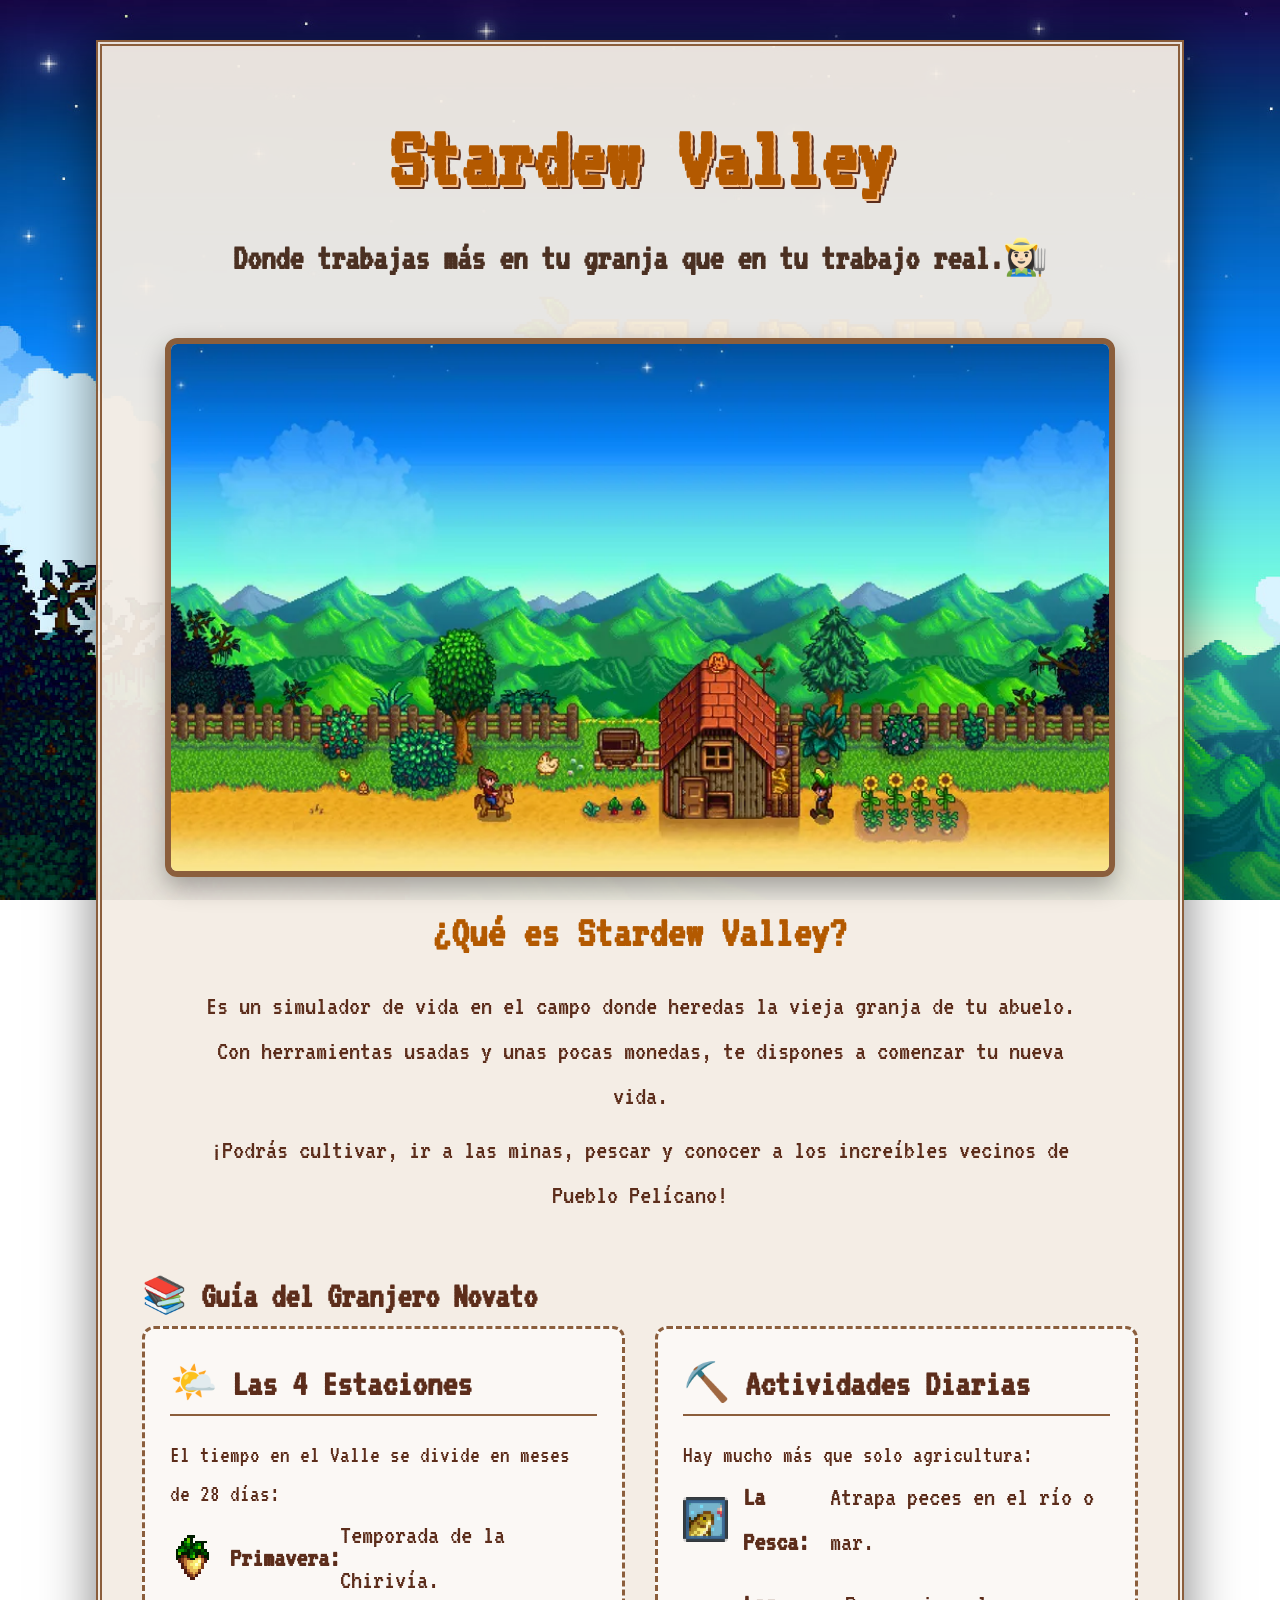
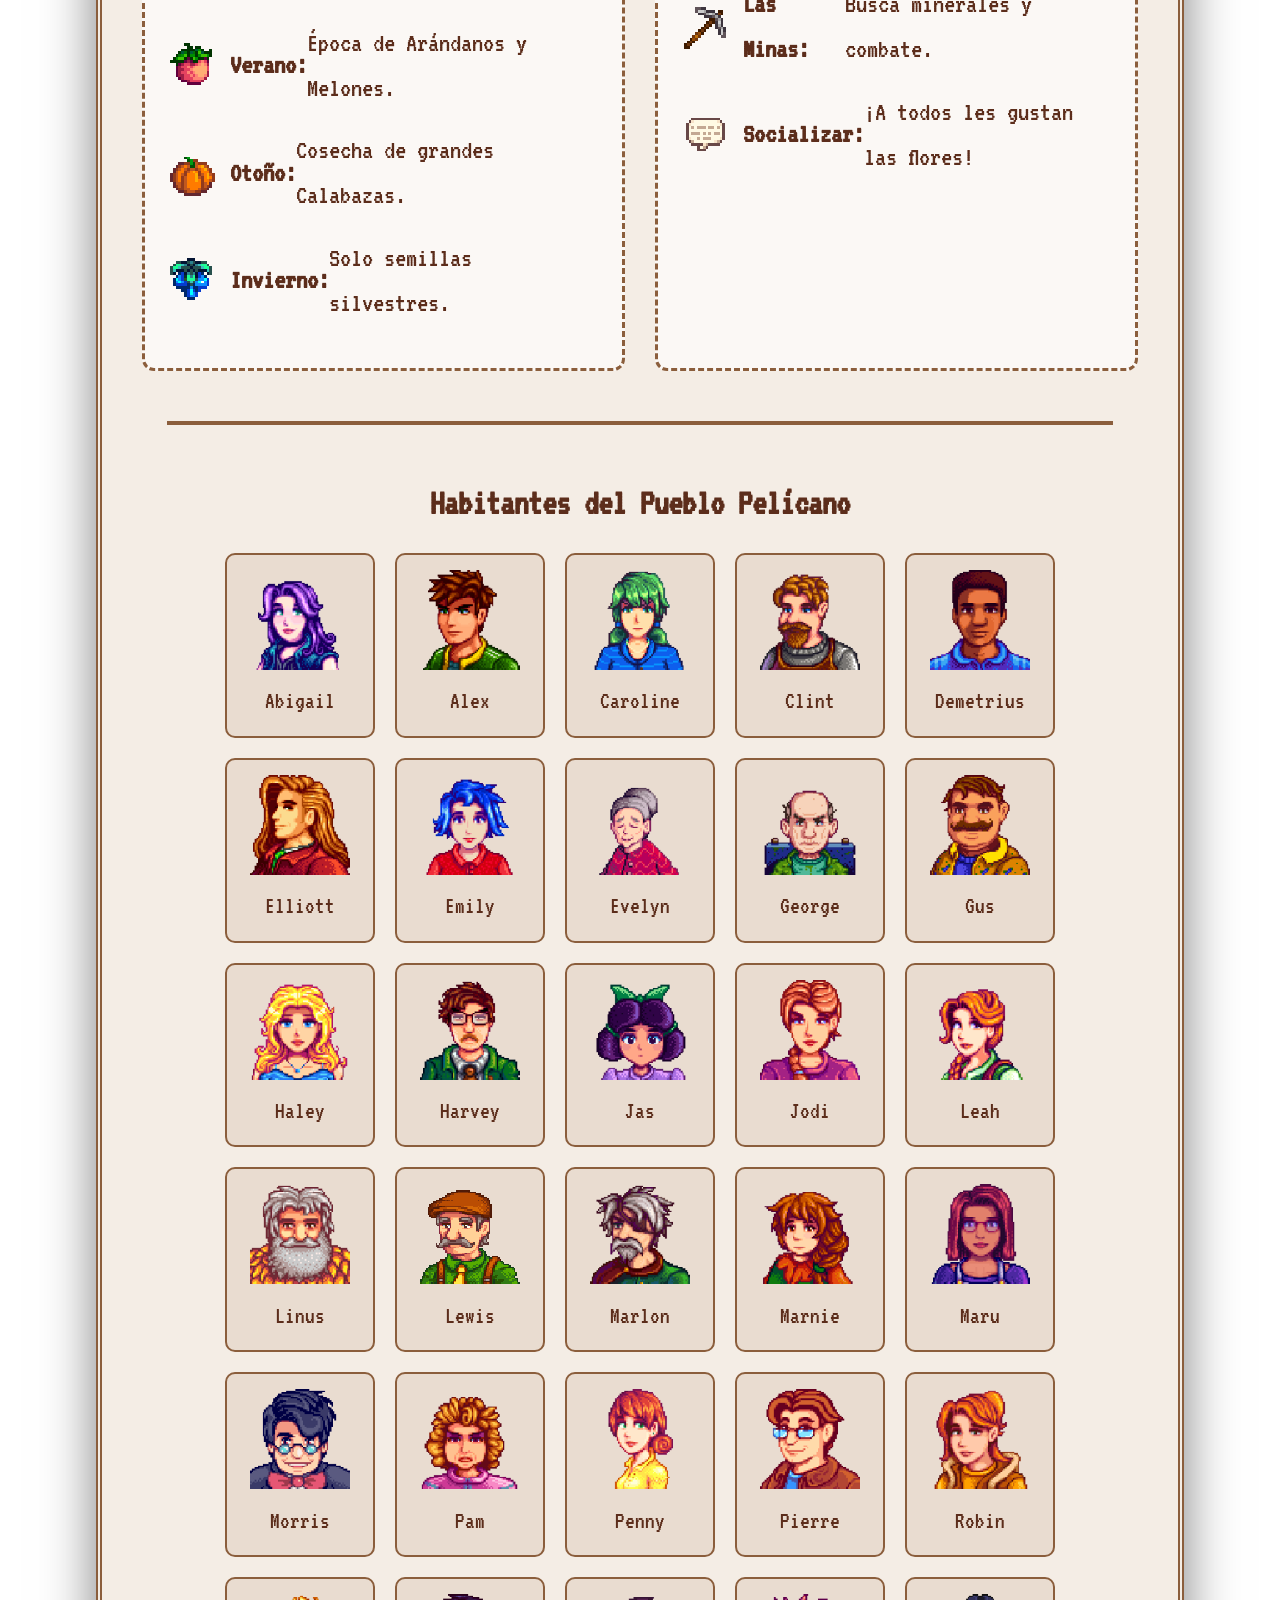
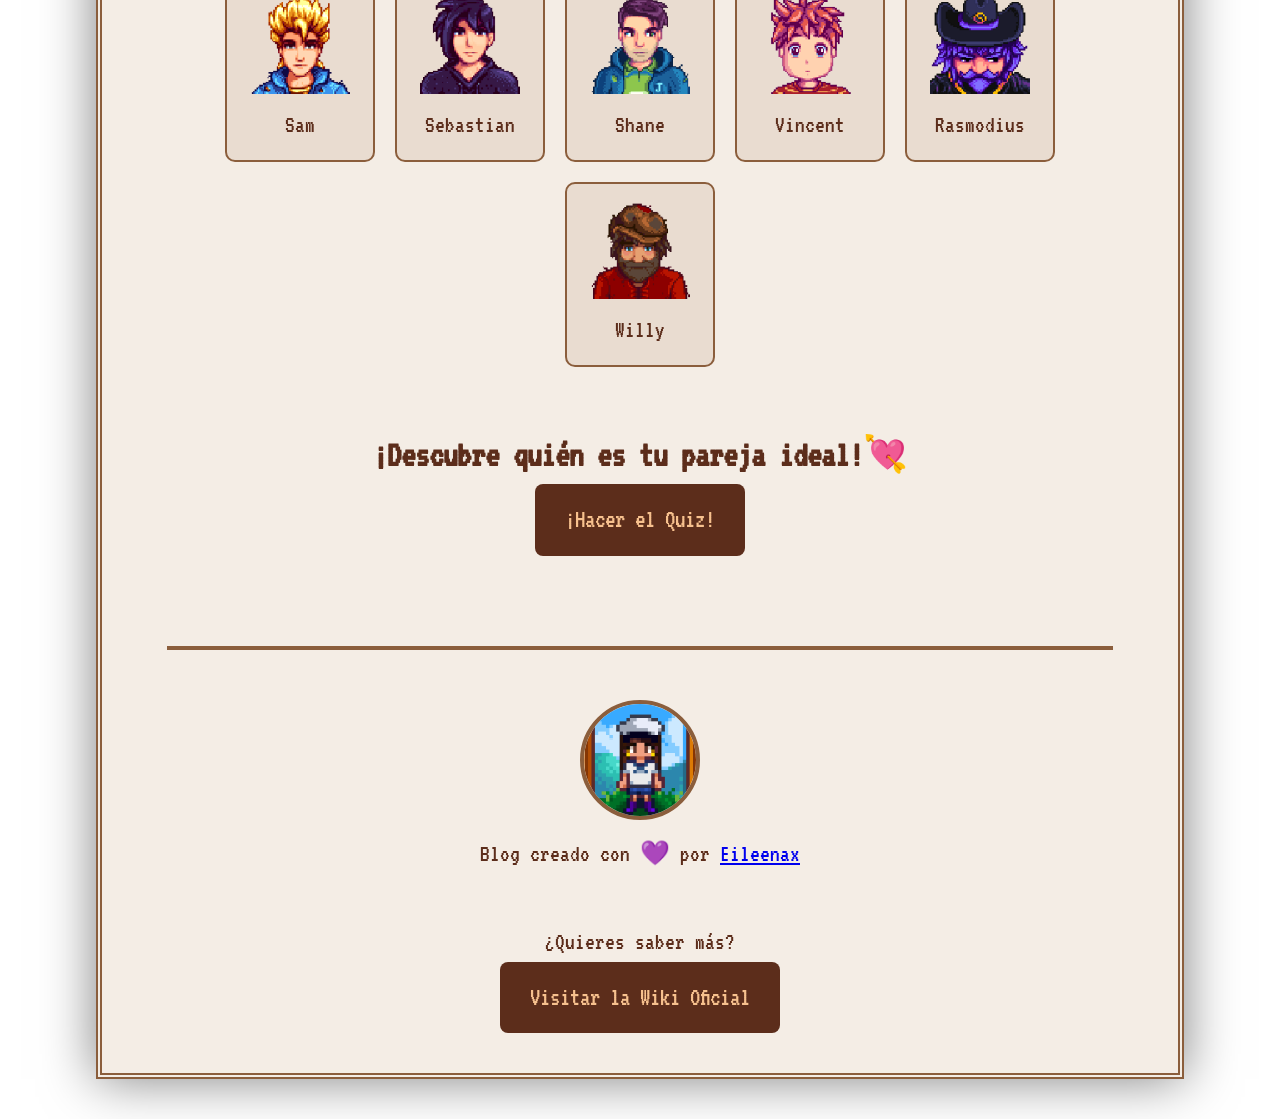
<file: index.html>
<!doctype html>
<html lang="es">
  <head>
    <meta charset="UTF-8" />
    <meta name="viewport" content="width=device-width, initial-scale=1.0" />
    <title>Stardew Valley - Blog de Eileen</title>
    <link rel="stylesheet" href="style.css" />
    <link rel="preconnect" href="https://fonts.googleapis.com" />
    <link rel="preconnect" href="https://fonts.gstatic.com" crossorigin />
    <link
      href="https://fonts.googleapis.com/css2?family=VT323&display=swap"
      rel="stylesheet"
    />
    <link rel="icon" type="image/png" href="imagenes/256x256.png" />
  </head>
  <body>
    <div class="div-container">
      <h1>Stardew Valley</h1>
      <h2 class="subtitulo">
        Donde trabajas más en tu granja que en tu trabajo real.👩🏻‍🌾
      </h2>

      <section class="seccion-visual-principal">
        <div class="contenedor-imagen-grande">
          <img
            src="imagenes/stardew-valley-1920-x-1080-background-m8ab866rcwsuisuk.jpg"
            alt="Granja Stardew Valley"
          />
        </div>
        <div class="texto-info-centrado">
          <h3>¿Qué es Stardew Valley?</h3>
          <p>
            Es un simulador de vida en el campo donde heredas la vieja granja de
            tu abuelo. Con herramientas usadas y unas pocas monedas, te dispones
            a comenzar tu nueva vida.
          </p>
          <p>
            ¡Podrás cultivar, ir a las minas, pescar y conocer a los increíbles
            vecinos de Pueblo Pelícano!
          </p>
        </div>
      </section>

      <section class="guia-granjero">
        <h2 class="titulo-seccion">📚 Guía del Granjero Novato</h2>
        <div class="bloques-guia">
          <article class="tarjeta-guia">
            <h3>🌤️ Las 4 Estaciones</h3>
            <p>El tiempo en el Valle se divide en meses de 28 días:</p>
            <ul>
              <li>
                <img src="imagenes/chirivia.png" alt="chirivia" />
                <strong>Primavera:</strong> Temporada de la Chirivía.
              </li>
              <li>
                <img src="imagenes/Melon.png" alt="melon" />
                <strong>Verano:</strong> Época de Arándanos y Melones.
              </li>
              <li>
                <img src="imagenes/Pumpkin.png" alt="calabaza" />
                <strong>Otoño:</strong> Cosecha de grandes Calabazas.
              </li>
              <li>
                <img src="imagenes/Crystal_Fruit.png" alt="fruta-invierno" />
                <strong>Invierno:</strong> Solo semillas silvestres.
              </li>
            </ul>
          </article>

          <article class="tarjeta-guia">
            <h3>⛏️ Actividades Diarias</h3>
            <p>Hay mucho más que solo agricultura:</p>
            <ul>
              <li>
                <img src="imagenes/pesca.png" alt="pesca" />
                <strong>La Pesca:</strong> Atrapa peces en el río o mar.
              </li>
              <li>
                <img src="imagenes/pico.png" alt="pico" />
                <strong>Las Minas:</strong> Busca minerales y combate.
              </li>
              <li>
                <img src="imagenes/social.png" alt="social" />
                <strong>Socializar:</strong> ¡A todos les gustan las flores!
              </li>
            </ul>
          </article>
        </div>
      </section>

      <hr class="separador" />

      <h2 class="titulo-personajes">Habitantes del Pueblo Pelícano</h2>
      <div class="contenedor-personajes">
        <div class="tarjeta">
          <img src="imagenes/120px-Abigail_Blush.png" />
          <p>Abigail</p>
        </div>
        <div class="tarjeta">
          <img src="imagenes/120px-Alex_Neutral.png" />
          <p>Alex</p>
        </div>
        <div class="tarjeta">
          <img src="imagenes/120px-Caroline_Neutral.png" />
          <p>Caroline</p>
        </div>
        <div class="tarjeta">
          <img src="imagenes/120px-Clint.png" />
          <p>Clint</p>
        </div>
        <div class="tarjeta">
          <img src="imagenes/120px-Demetrius_Neutral.png" />
          <p>Demetrius</p>
        </div>
        <div class="tarjeta">
          <img src="imagenes/120px-Elliott_Neutral.png" />
          <p>Elliott</p>
        </div>
        <div class="tarjeta">
          <img src="imagenes/120px-Emily_Neutral.png" />
          <p>Emily</p>
        </div>
        <div class="tarjeta">
          <img src="imagenes/120px-Evelyn_Neutral.png" />
          <p>Evelyn</p>
        </div>
        <div class="tarjeta">
          <img src="imagenes/120px-George.png" />
          <p>George</p>
        </div>
        <div class="tarjeta">
          <img src="imagenes/120px-Gus_Neutral.png" />
          <p>Gus</p>
        </div>
        <div class="tarjeta">
          <img src="imagenes/120px-Haley_Neutral.png" />
          <p>Haley</p>
        </div>
        <div class="tarjeta">
          <img src="imagenes/120px-Harvey_Neutral.png" />
          <p>Harvey</p>
        </div>
        <div class="tarjeta">
          <img src="imagenes/120px-Jas_Neutral.png" />
          <p>Jas</p>
        </div>
        <div class="tarjeta">
          <img src="imagenes/120px-Jodi_Neutral.png" />
          <p>Jodi</p>
        </div>
        <div class="tarjeta">
          <img src="imagenes/120px-Leah_Neutral.png" />
          <p>Leah</p>
        </div>
        <div class="tarjeta">
          <img src="imagenes/120px-Linus.png" />
          <p>Linus</p>
        </div>
        <div class="tarjeta">
          <img src="imagenes/Lewis.png" />
          <p>Lewis</p>
        </div>
        <div class="tarjeta">
          <img src="imagenes/120px-Marlon.png" />
          <p>Marlon</p>
        </div>
        <div class="tarjeta">
          <img src="imagenes/120px-Marnie_Neutral.png" />
          <p>Marnie</p>
        </div>
        <div class="tarjeta">
          <img src="imagenes/120px-Maru_Neutral.png" />
          <p>Maru</p>
        </div>
        <div class="tarjeta">
          <img src="imagenes/120px-Morris.png" />
          <p>Morris</p>
        </div>
        <div class="tarjeta">
          <img src="imagenes/120px-Pam_Neutral.png" />
          <p>Pam</p>
        </div>
        <div class="tarjeta">
          <img src="imagenes/120px-Penny_Neutral.png" />
          <p>Penny</p>
        </div>
        <div class="tarjeta">
          <img src="imagenes/120px-Pierre.png" />
          <p>Pierre</p>
        </div>
        <div class="tarjeta">
          <img src="imagenes/120px-Robin_Neutral.png" />
          <p>Robin</p>
        </div>
        <div class="tarjeta">
          <img src="imagenes/120px-Sam_Neutral.png" />
          <p>Sam</p>
        </div>
        <div class="tarjeta">
          <img src="imagenes/120px-Sebastian.png" />
          <p>Sebastian</p>
        </div>
        <div class="tarjeta">
          <img src="imagenes/120px-Shane_Neutral.png" />
          <p>Shane</p>
        </div>
        <div class="tarjeta">
          <img src="imagenes/120px-Vincent_Neutral.png" />
          <p>Vincent</p>
        </div>
        <div class="tarjeta">
          <img src="imagenes/120px-Wizard.png" />
          <p>Rasmodius</p>
        </div>
        <div class="tarjeta">
          <img src="imagenes/120px-Willy.png" />
          <p>Willy</p>
        </div>
      </div>

      <div style="text-align: center; margin: 40px 0">
        <h2 class="titulo-seccion">¡Descubre quién es tu pareja ideal!💘</h2>
        <a href="quiz.html" target="_blank" class="boton-wiki"
          >¡Hacer el Quiz!</a
        >
      </div>

      <hr class="separador" />

      <footer class="pie-de-pagina">
        <div class="mi-perfil">
          <img src="imagenes/Eileen.png" alt="Mi avatar" class="avatar-autor" />
          <p>
            Blog creado con 💜 por
            <a href="https://github.com/Eileenax" target="_blank">Eileenax</a>
          </p>
        </div>
        <div class="wiki-info" style="margin-top: 20px">
          <p>¿Quieres saber más?</p>
          <a
            href="https://es.stardewvalleywiki.com/Stardew_Valley_Wiki"
            target="_blank"
            class="boton-wiki"
            >Visitar la Wiki Oficial</a
          >
        </div>
      </footer>
    </div>
  </body>
</html>
</file>
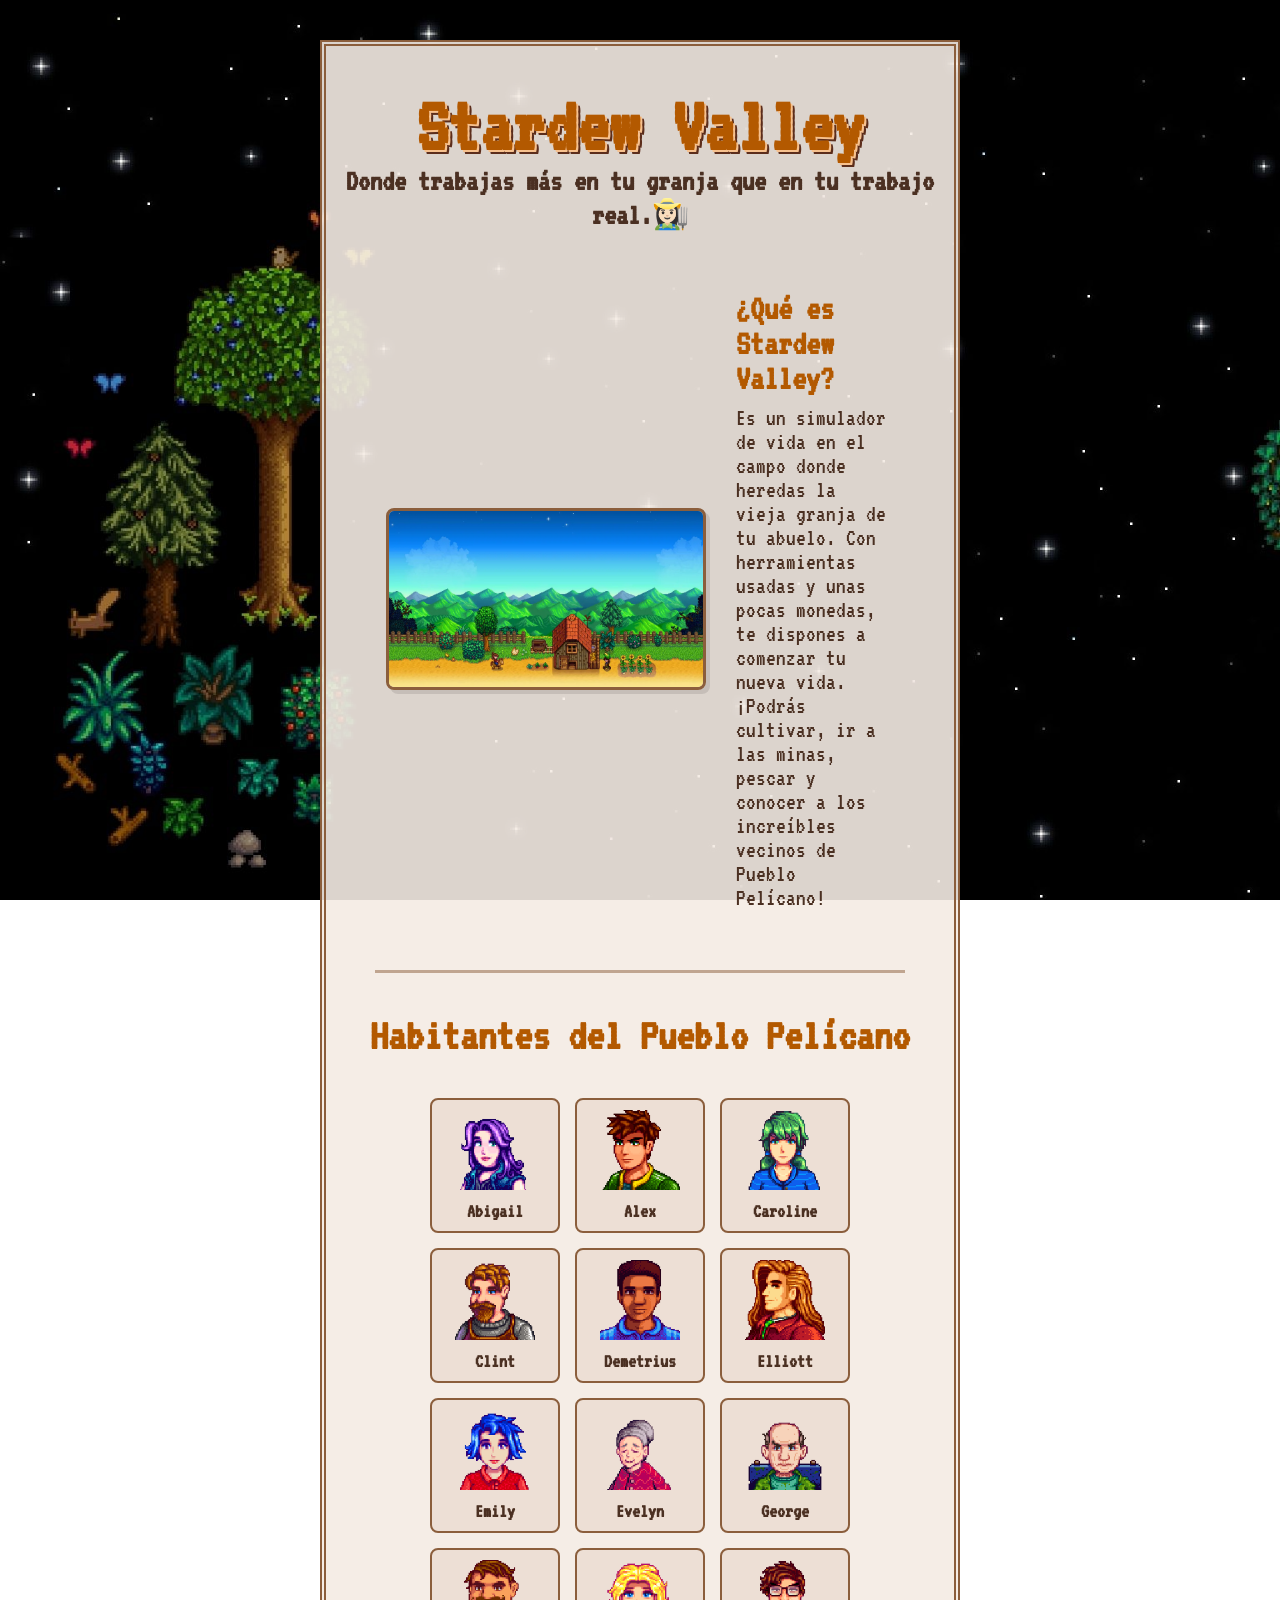
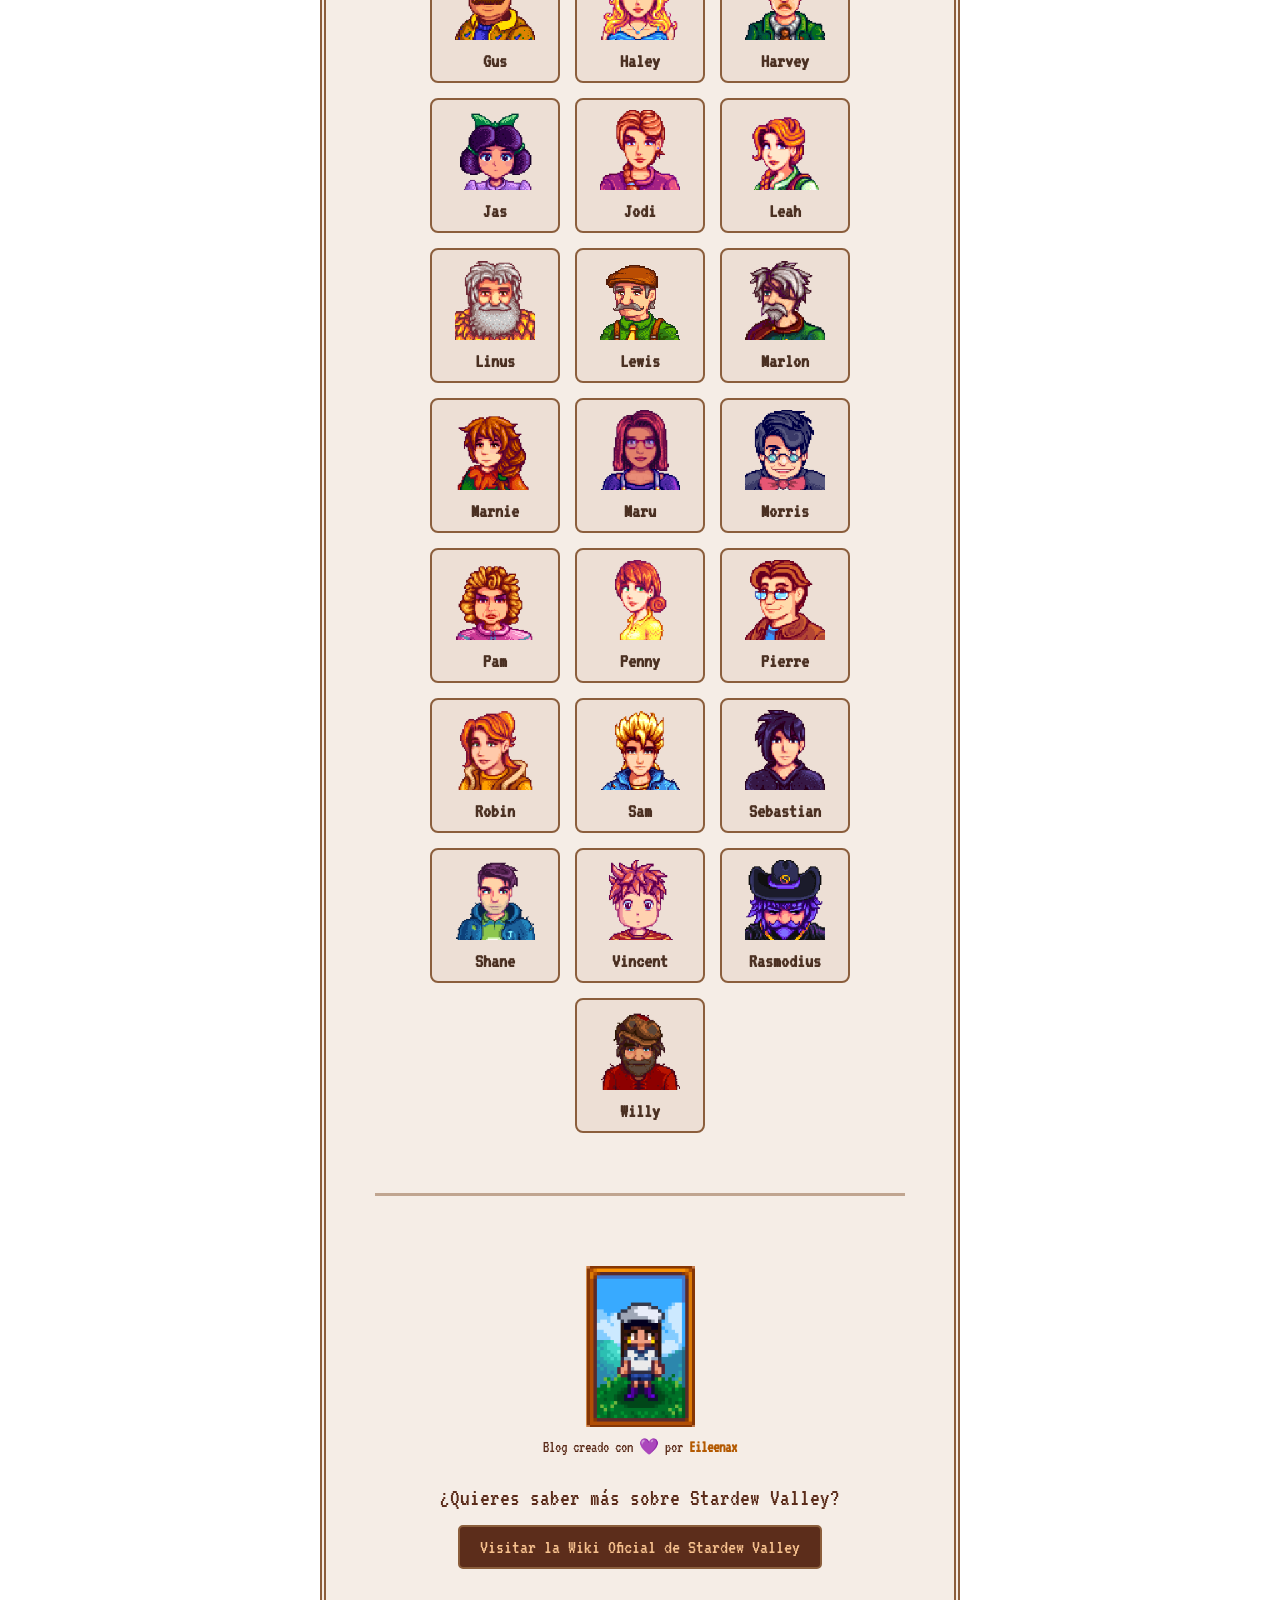
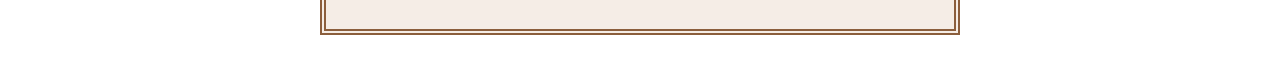
<file: stardew valley blog.html>
<!DOCTYPE html>
<html lang="en">
  <head>
    <meta charset="UTF-8" />
    <meta name="viewport" content="width=device-width, initial-scale=1.0" />
    <title>Stardew Valley</title>
    <link rel="preconnect" href="https://fonts.googleapis.com" />
    <link rel="preconnect" href="https://fonts.gstatic.com" crossorigin />
    <link
      href="https://fonts.googleapis.com/css2?family=VT323&display=swap"
      rel="stylesheet"
    />
    <style>
      * {
        margin: 0; /*para que no haya ningun márgen raro*/
        padding: 0;
        box-sizing: border-box;
      }

      body,
      html {
        background-image: url("imagenes/wp6659276-stardew-valley-desktop-wallpapers.jpg");
        background-size: cover;
        background-attachment: fixed; /* 'fixed' para que mi fondo no se mueva para abajo y quede estático */
        width: 100%;
        min-height: 100vh;
        font-family: "VT323", monospace;
      }

      .div-container {
        /* contenedor principal del blog */
        display: flex;
        flex-direction: column;
        align-items: center;
        width: 50%;
        margin: 40px auto;
        padding: 40px 20px;
        background-color: rgba(
          244,
          236,
          228,
          0.9
        ); /* el color semitransparente para que se vea un poco mi fondo*/
        border: 6px double #8b5e3c; /* bordecito doble para que parezca un cuadro*/
        color: #5c2d1b;
        min-height: 100vh;
      }

      h1 {
        /* título principal con text shadow para que parezca el logo original*/
        font-size: 80px;
        color: #b35900;
        text-shadow: 2px 2px 0px #f7c18e, 4px 4px 0px #5c2d1b;
        text-align: center;
      }

      h2.subtitulo {
        font-size: 30px;
        color: #4b3022;
        margin-bottom: 20px;
        text-align: center;
      }

      /* información principal y la imagen al lado utilizando una flexbox */
      .seccion-info {
        display: flex;
        align-items: center;
        gap: 30px;
        margin-top: 20px;
        padding: 20px 40px;
      }

      .imagen-lateral img {
        width: 320px;
        border: 3px solid #8b5e3c;
        border-radius: 8px;
        box-shadow: 4px 4px 0px rgba(0, 0, 0, 0.1);
      }

      .texto-info {
        text-align: left;
        color: #4b3022;
        font-size: 24px;
      }

      .texto-info h3 {
        color: #b35900;
        font-size: 35px;
        margin-bottom: 10px;
      }

      .separador {
        /* línea marrón para separar secciones */
        border: 0;
        height: 3px;
        background: #8b5e3c;
        margin: 40px auto;
        width: 90%;
        opacity: 0.5;
      }

      .titulo-personajes {
        color: #b35900;
        font-size: 45px;
        margin-bottom: 20px;
      }

      .contenedor-personajes {
        /*galeria de personajes, usando flex wrap para que pasen de fila automático */
        display: flex;
        flex-wrap: wrap;
        justify-content: center;
        gap: 15px;
        width: 100%;
        padding: 20px;
      }

      .tarjeta {
        /* diseño de cada tarjetita de cada personaje */
        background-color: rgba(139, 69, 19, 0.08);
        border: 2px solid #8b5e3c;
        border-radius: 8px;
        padding: 10px;
        width: 130px;
        text-align: center;
        transition: all 0.3s ease; /* transición suave para el efecto hover */
        cursor: pointer;
      }

      .tarjeta:hover {
        /*efecto al pasar el mouse */
        transform: translateY(-10px); /* se levanta un poco */
        background-color: #fff1ad; /* color de fondo amarillito cuando se levanta la tarjeta */
        box-shadow: 0px 10px 15px rgba(0, 0, 0, 0.2);
        border-color: #b35900;
      }

      .tarjeta img {
        /* 'pixelated': evita que la imagen al agrandarse se vea borrosa*/
        width: 80px;
        image-rendering: pixelated;
      }

      .tarjeta p {
        margin-top: 8px;
        color: #4b3022;
        font-size: 20px;
        font-weight: bold;
      }

      .tarjeta:hover p {
        color: #b35900; /* el color del nombre cuando pasa el mouse por encima  */
      }

      .pie-de-pagina {
        /* estilo del footer */
        margin-top: 30px;
        padding-bottom: 20px;
        width: 100%;
        text-align: center;
      }

      .mi-perfil {
        /*mi enlace a github*/
        display: flex;
        flex-direction: column;
        align-items: center;
        gap: 10px;
        margin-bottom: 30px;
      }

      .avatar-autor {
        /* imagen de mi personaje*/
        width: 80px;
        height: auto;
        image-rendering: pixelated;
        border: 2px solid #8b5e3c;
        border-radius: 50%;
        background-color: rgba(255, 255, 255, 0.3);
        padding: 5px;
      }

      .mi-perfil a {
        color: #b35900;
        text-decoration: none; /*le quito el subrayado azul feo q trae por defecto*/
        font-weight: bold; /* negrita*/
        border-bottom: 2px solid transparent; /*crea un borde invisible debajo del nombre*/
        transition: 0.3s; /* que la transición del color y el borde sea de 0.3seg, osea, suave*/
      }

      .mi-perfil a:hover {
        /*linea q aparece debajo de mi nombre al pasar el mouse*/
        border-bottom: 2px solid #b35900;
      }

      .wiki-info p {
        font-size: 24px;
        margin-bottom: 15px;
      }

      .boton-wiki {
        /* botón para ir a la wiki*/
        display: inline-block;
        background-color: #5c2d1b;
        color: #f7c18e !important;
        padding: 10px 20px;
        text-decoration: none;
        border-radius: 5px;
        border: 2px solid #8b5e3c;
        font-size: 20px;
        transition: 0.3s;
      }

      .boton-wiki:hover {
        background-color: #b35900;
        transform: scale(1.1); /*efecto de pulso al pasar el mouse */
      }
    </style>
  </head>
  <body>
    <div class="div-container">
      <h1>Stardew Valley</h1>
      <h2 class="subtitulo">
        Donde trabajas más en tu granja que en tu trabajo real.👩🏻‍🌾
      </h2>

      <section class="seccion-info">
        <div class="imagen-lateral">
          <img
            src="imagenes/stardew-valley-1920-x-1080-background-m8ab866rcwsuisuk.jpg"
            alt="Granja"
          />
        </div>
        <div class="texto-info">
          <h3>¿Qué es Stardew Valley?</h3>
          <p>
            Es un simulador de vida en el campo donde heredas la vieja granja de
            tu abuelo. Con herramientas usadas y unas pocas monedas, te dispones
            a comenzar tu nueva vida.
          </p>
          <p>
            ¡Podrás cultivar, ir a las minas, pescar y conocer a los increíbles
            vecinos de Pueblo Pelícano!
          </p>
        </div>
      </section>

      <hr class="separador" />

      <h2 class="titulo-personajes">Habitantes del Pueblo Pelícano</h2>

      <div class="contenedor-personajes">
        <div class="tarjeta">
          <img src="imagenes/120px-Abigail_Blush.png" />
          <p>Abigail</p>
        </div>
        <div class="tarjeta">
          <img src="imagenes/120px-Alex_Neutral.png" />
          <p>Alex</p>
        </div>
        <div class="tarjeta">
          <img src="imagenes/120px-Caroline_Neutral.png" />
          <p>Caroline</p>
        </div>
        <div class="tarjeta">
          <img src="imagenes/120px-Clint.png" />
          <p>Clint</p>
        </div>
        <div class="tarjeta">
          <img src="imagenes/120px-Demetrius_Neutral.png" />
          <p>Demetrius</p>
        </div>
        <div class="tarjeta">
          <img src="imagenes/120px-Elliott_Neutral.png" />
          <p>Elliott</p>
        </div>
        <div class="tarjeta">
          <img src="imagenes/120px-Emily_Neutral.png" />
          <p>Emily</p>
        </div>
        <div class="tarjeta">
          <img src="imagenes/120px-Evelyn_Neutral.png" />
          <p>Evelyn</p>
        </div>
        <div class="tarjeta">
          <img src="imagenes/120px-George.png" />
          <p>George</p>
        </div>
        <div class="tarjeta">
          <img src="imagenes/120px-Gus_Neutral.png" />
          <p>Gus</p>
        </div>
        <div class="tarjeta">
          <img src="imagenes/120px-Haley_Neutral.png" />
          <p>Haley</p>
        </div>
        <div class="tarjeta">
          <img src="imagenes/120px-Harvey_Neutral.png" />
          <p>Harvey</p>
        </div>
        <div class="tarjeta">
          <img src="imagenes/120px-Jas_Neutral.png" />
          <p>Jas</p>
        </div>
        <div class="tarjeta">
          <img src="imagenes/120px-Jodi_Neutral.png" />
          <p>Jodi</p>
        </div>
        <div class="tarjeta">
          <img src="imagenes/120px-Leah_Neutral.png" />
          <p>Leah</p>
        </div>
        <div class="tarjeta">
          <img src="imagenes/120px-Linus.png" />
          <p>Linus</p>
        </div>
        <div class="tarjeta">
          <img src="imagenes/Lewis.png" />
          <p>Lewis</p>
        </div>
        <div class="tarjeta">
          <img src="imagenes/120px-Marlon.png" />
          <p>Marlon</p>
        </div>
        <div class="tarjeta">
          <img src="imagenes/120px-Marnie_Neutral.png" />
          <p>Marnie</p>
        </div>
        <div class="tarjeta">
          <img src="imagenes/120px-Maru_Neutral.png" />
          <p>Maru</p>
        </div>
        <div class="tarjeta">
          <img src="imagenes/120px-Morris.png" />
          <p>Morris</p>
        </div>
        <div class="tarjeta">
          <img src="imagenes/120px-Pam_Neutral.png" />
          <p>Pam</p>
        </div>
        <div class="tarjeta">
          <img src="imagenes/120px-Penny_Neutral.png" />
          <p>Penny</p>
        </div>
        <div class="tarjeta">
          <img src="imagenes/120px-Pierre.png" />
          <p>Pierre</p>
        </div>
        <div class="tarjeta">
          <img src="imagenes/120px-Robin_Neutral.png" />
          <p>Robin</p>
        </div>
        <div class="tarjeta">
          <img src="imagenes/120px-Sam_Neutral.png" />
          <p>Sam</p>
        </div>
        <div class="tarjeta">
          <img src="imagenes/120px-Sebastian.png" />
          <p>Sebastian</p>
        </div>
        <div class="tarjeta">
          <img src="imagenes/120px-Shane_Neutral.png" />
          <p>Shane</p>
        </div>
        <div class="tarjeta">
          <img src="imagenes/120px-Vincent_Neutral.png" />
          <p>Vincent</p>
        </div>
        <div class="tarjeta">
          <img src="imagenes/120px-Wizard.png" />
          <p>Rasmodius</p>
        </div>
        <div class="tarjeta">
          <img src="imagenes/120px-Willy.png" />
          <p>Willy</p>
        </div>
      </div>
      <hr class="separador" />

      <footer class="pie-de-pagina">
        <div class="mi-perfil">
          <img src="imagenes/Eileen.png" alt="Mi avatar" />
          <p>
            Blog creado con 💜 por
            <a href="https://github.com/Eileenax" target="_blank">Eileenax</a>
          </p>
        </div>

        <div class="wiki-info">
          <p>¿Quieres saber más sobre Stardew Valley?</p>
          <a
            href="https://es.stardewvalleywiki.com/Stardew_Valley_Wiki"
            target="_blank"
            class="boton-wiki"
          >
            Visitar la Wiki Oficial de Stardew Valley
          </a>
        </div>
      </footer>
    </div>
  </body>
</html>
</file>
<file: style.css>
* {
  margin: 0;
  padding: 0;
  box-sizing: border-box;
}

body,
html {
  background-image: url("imagenes/wallpaperflare.com_wallpaper (1).jpg");
  background-size: cover;
  background-attachment: fixed;
  width: 100%;
  min-height: 100vh;
  font-family: "VT323", monospace;
  font-size: 24px;
  line-height: 1.6;
}

.div-container {
  display: flex;
  flex-direction: column;
  align-items: center;
  width: 85%;
  max-width: 1200px;
  margin: 40px auto;
  padding: 40px;
  background-color: rgba(244, 236, 228, 0.95);
  border: 6px double #8b5e3c;
  color: #5c2d1b;
  box-shadow: 0 0 50px rgba(0, 0, 0, 0.5);
  overflow-x: hidden;
}

h1 {
  font-size: 90px;
  color: #b35900;
  text-shadow:
    2px 2px 0px #f7c18e,
    4px 4px 0px #5c2d1b;
  text-align: center;
}

.subtitulo {
  font-size: 36px;
  color: #4b3022;
  margin-bottom: 30px;
  text-align: center;
}

.seccion-visual-principal {
  width: 100%;
  text-align: center;
  margin-bottom: 40px;
}

.contenedor-imagen-grande img {
  display: block;
  margin: 20px auto;
  width: 100%;
  max-width: 950px;
  border: 6px solid #8b5e3c;
  border-radius: 12px;
  box-shadow: 0 10px 25px rgba(0, 0, 0, 0.3);
}

.texto-info-centrado {
  max-width: 900px;
  margin: 0 auto;
  text-align: center;
}

.texto-info-centrado h3 {
  color: #b35900;
  font-size: 45px;
  margin-bottom: 15px;
}

.texto-info-centrado p {
  font-size: 28px;
  margin-bottom: 10px;
}

.bloques-guia {
  display: flex;
  flex-wrap: wrap;
  gap: 30px;
  justify-content: center;
  width: 100%;
}

.tarjeta-guia {
  background-color: rgba(255, 255, 255, 0.6);
  border: 3px dashed #8b5e3c;
  padding: 25px;
  border-radius: 12px;
  flex: 1;
  min-width: 300px;
  max-width: 100%;
}

.tarjeta-guia h3 {
  font-size: 38px;
  color: #5c2d1b;
  border-bottom: 2px solid #8b5e3c;
  margin-bottom: 20px;
}

.tarjeta-guia ul li {
  display: flex;
  align-items: center;
  margin-bottom: 18px;
  font-size: 28px;
}

.tarjeta-guia ul li img {
  width: 45px;
  height: 45px;
  margin-right: 15px;
  image-rendering: pixelated;
}

.contenedor-personajes {
  display: flex;
  flex-wrap: wrap;
  justify-content: center;
  gap: 20px;
  padding: 20px;
  width: 100%;
}

.tarjeta {
  background-color: rgba(139, 69, 19, 0.1);
  border: 2px solid #8b5e3c;
  border-radius: 10px;
  padding: 15px;
  width: 150px;
  text-align: center;
  transition: transform 0.3s;
}

.tarjeta img {
  width: 100%;
  max-width: 100px;
  height: auto;
  image-rendering: pixelated;
}

.boton-wiki {
  display: inline-block;
  background-color: #5c2d1b;
  color: #f7c18e !important;
  padding: 15px 30px;
  text-decoration: none;
  border-radius: 8px;
  font-size: 26px;
  transition: 0.3s;
}

.separador {
  border: 0;
  height: 4px;
  background: #8b5e3c;
  margin: 50px auto;
  width: 95%;
}

.pie-de-pagina {
  width: 100%;
  display: flex;
  flex-direction: column;
  align-items: center;
  text-align: center;
}

.mi-perfil {
  display: flex;
  flex-direction: column;
  align-items: center;
  gap: 15px;
  margin-bottom: 30px;
}

.avatar-autor {
  width: 120px;
  height: 120px;
  border-radius: 50%;
  border: 4px solid #8b5e3c;
  object-fit: cover;
  image-rendering: pixelated;
}

@media (max-width: 768px) {
  .div-container {
    width: 95%;
    padding: 15px;
  }

  h1 {
    font-size: 45px;
  }

  .subtitulo {
    font-size: 24px;
  }

  .texto-info-centrado h3 {
    font-size: 32px;
  }

  .texto-info-centrado p {
    font-size: 20px;
  }

  .tarjeta-guia {
    min-width: 100%;
    margin-bottom: 20px;
  }

  .tarjeta-guia h3 {
    font-size: 30px;
  }

  .tarjeta-guia ul li {
    font-size: 22px;
  }

  .tarjeta {
    width: 45%;
    min-width: 130px;
  }
}
</file>
